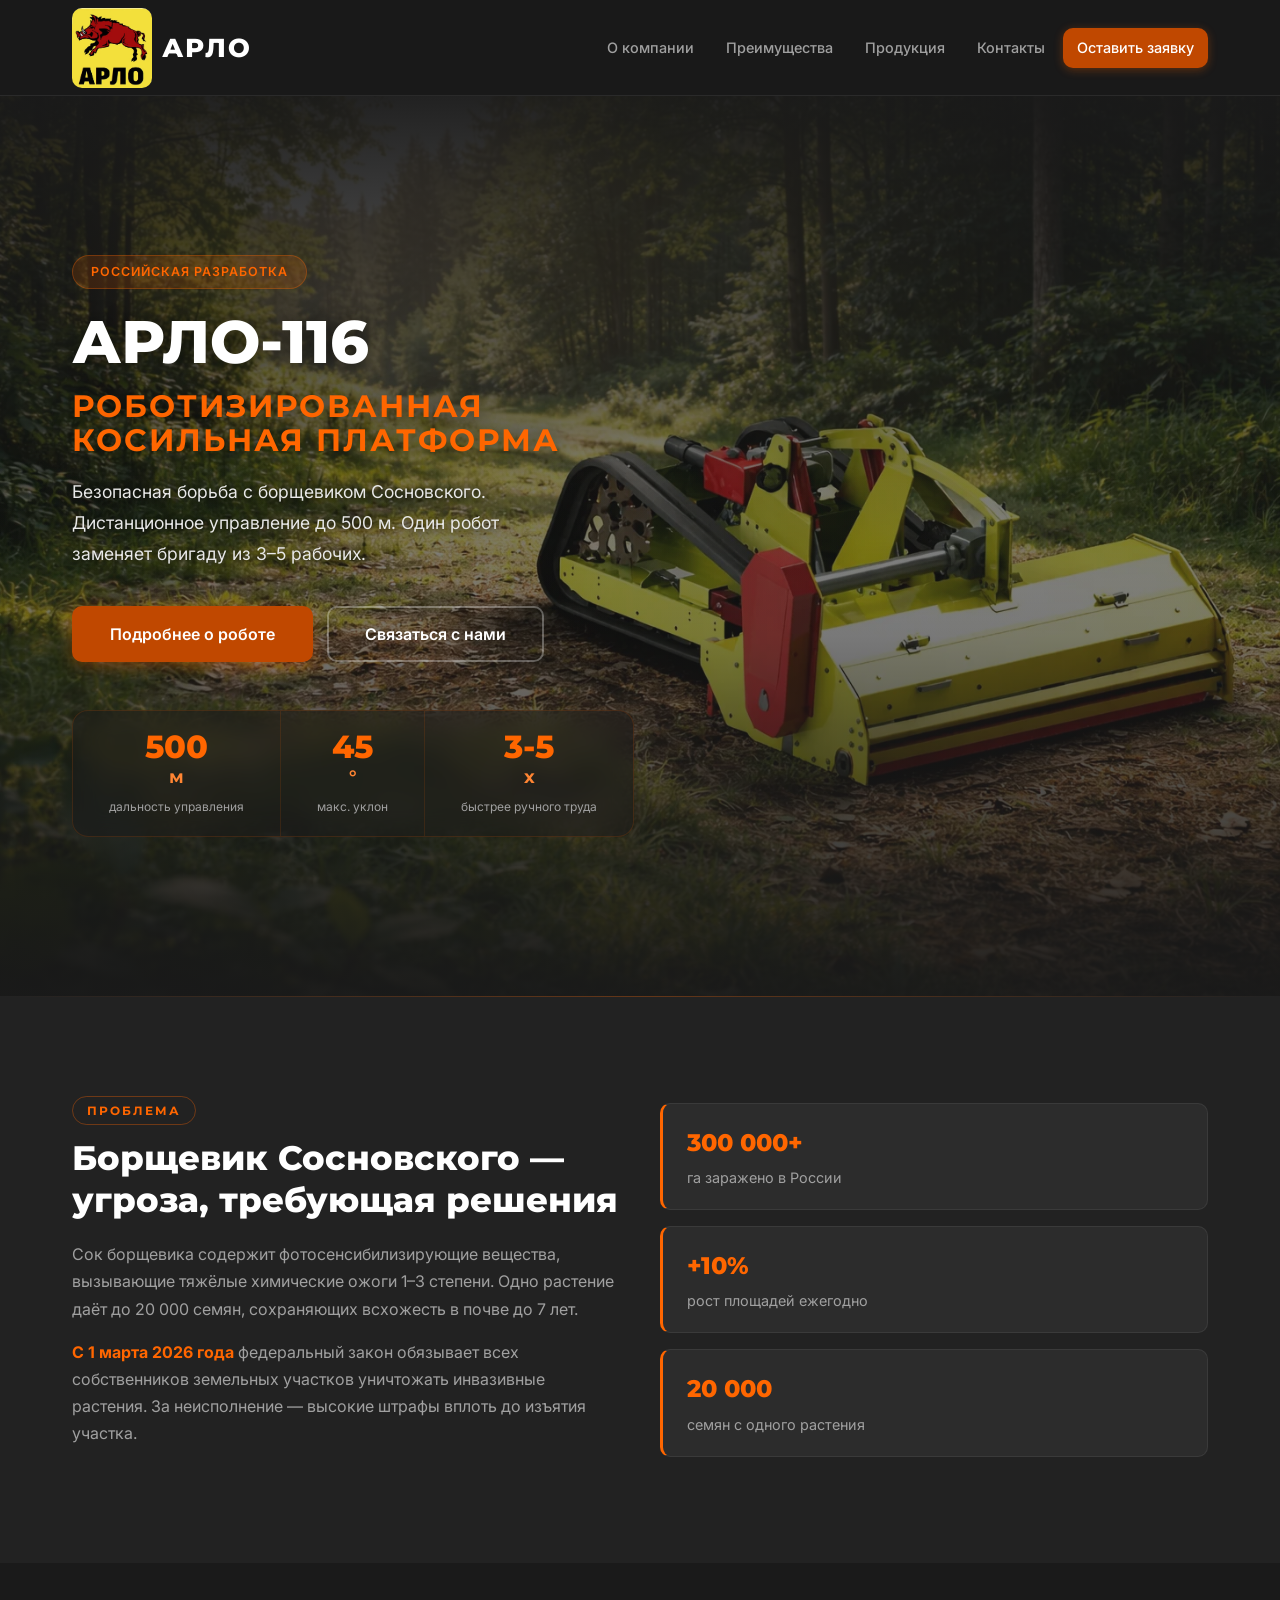
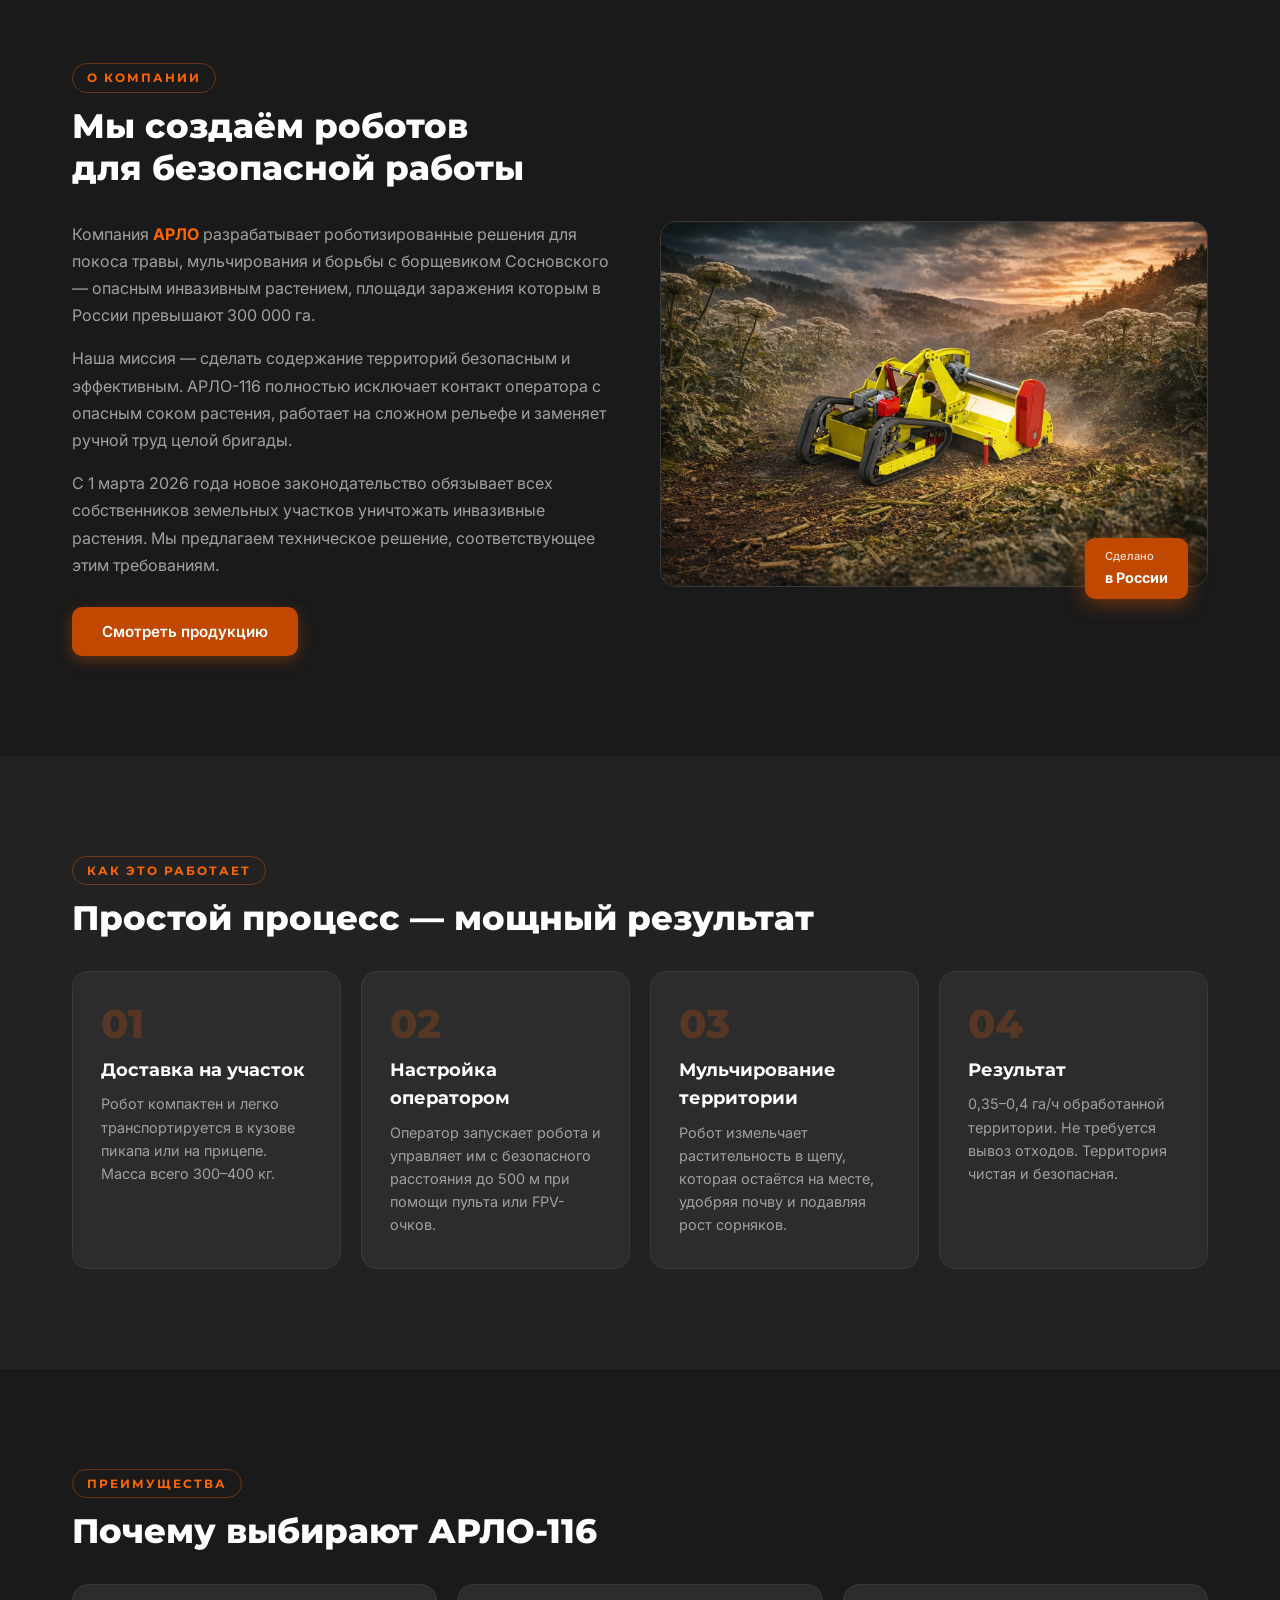
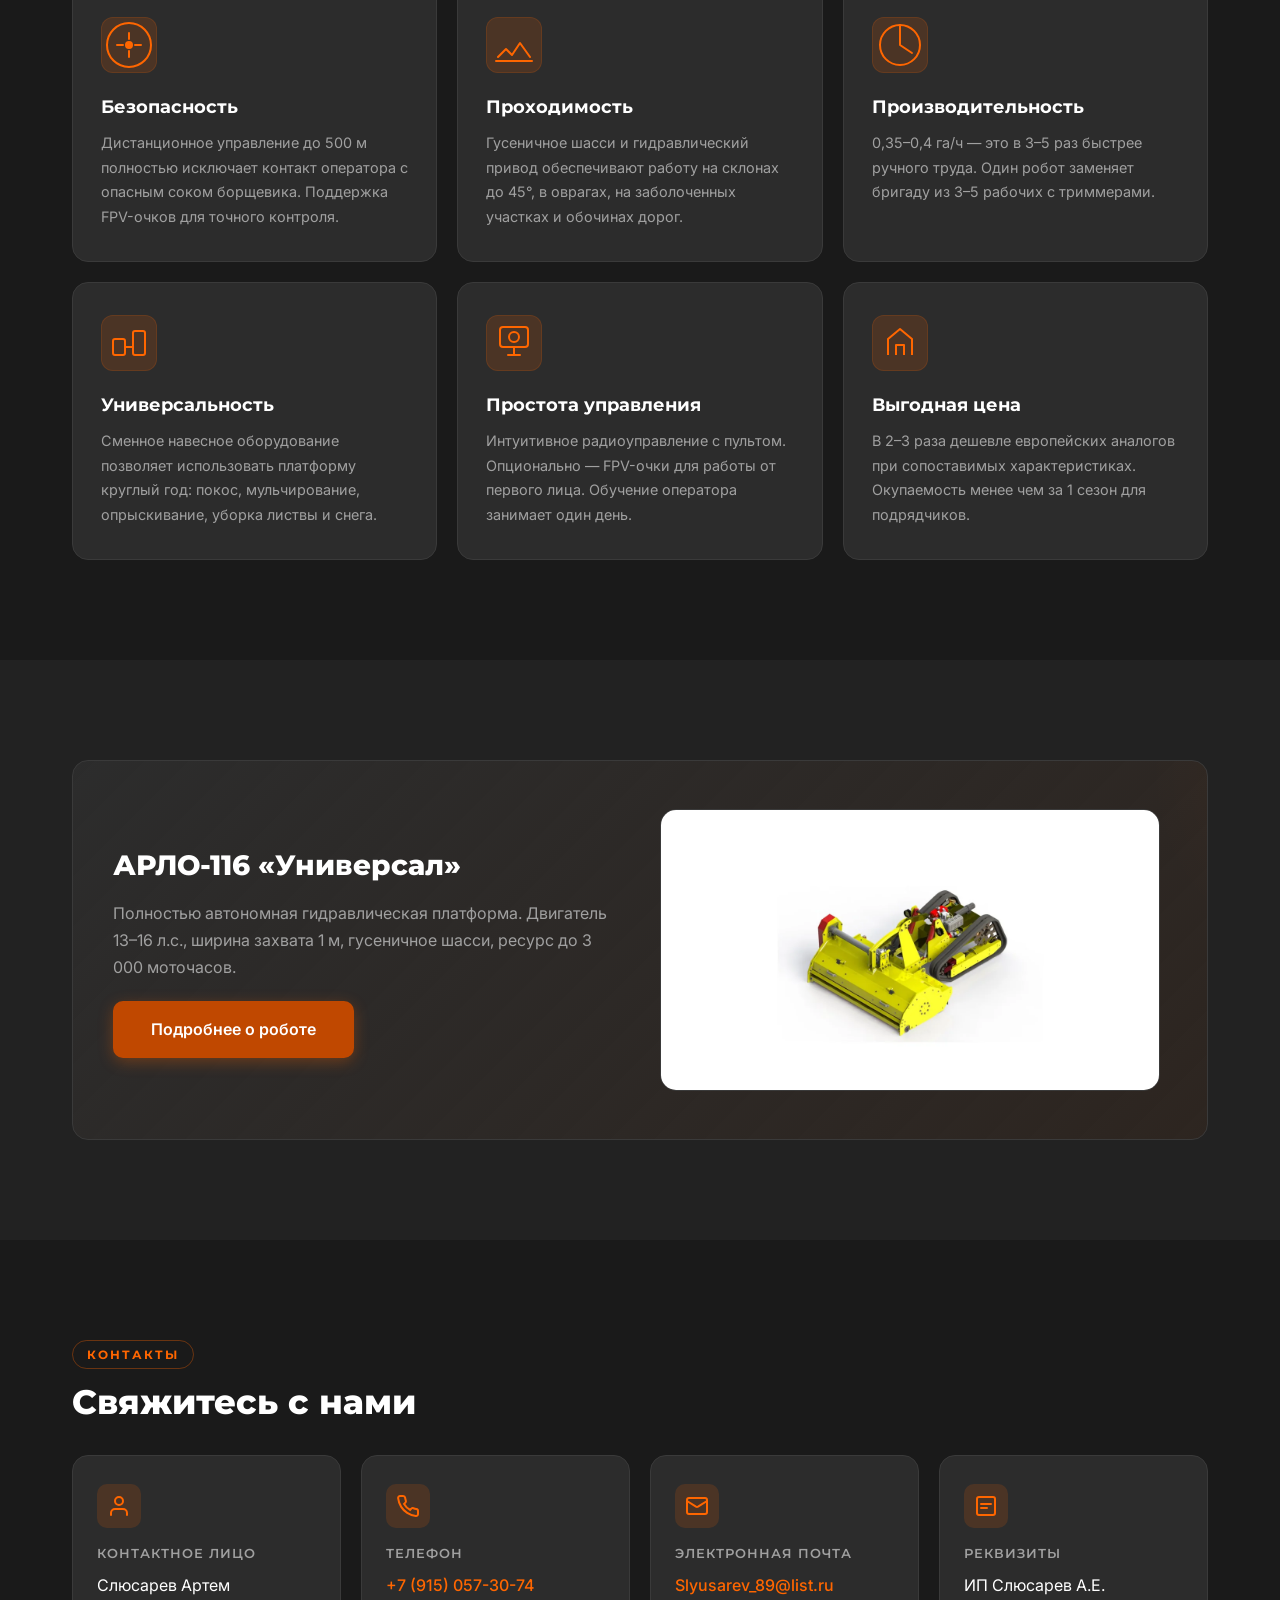
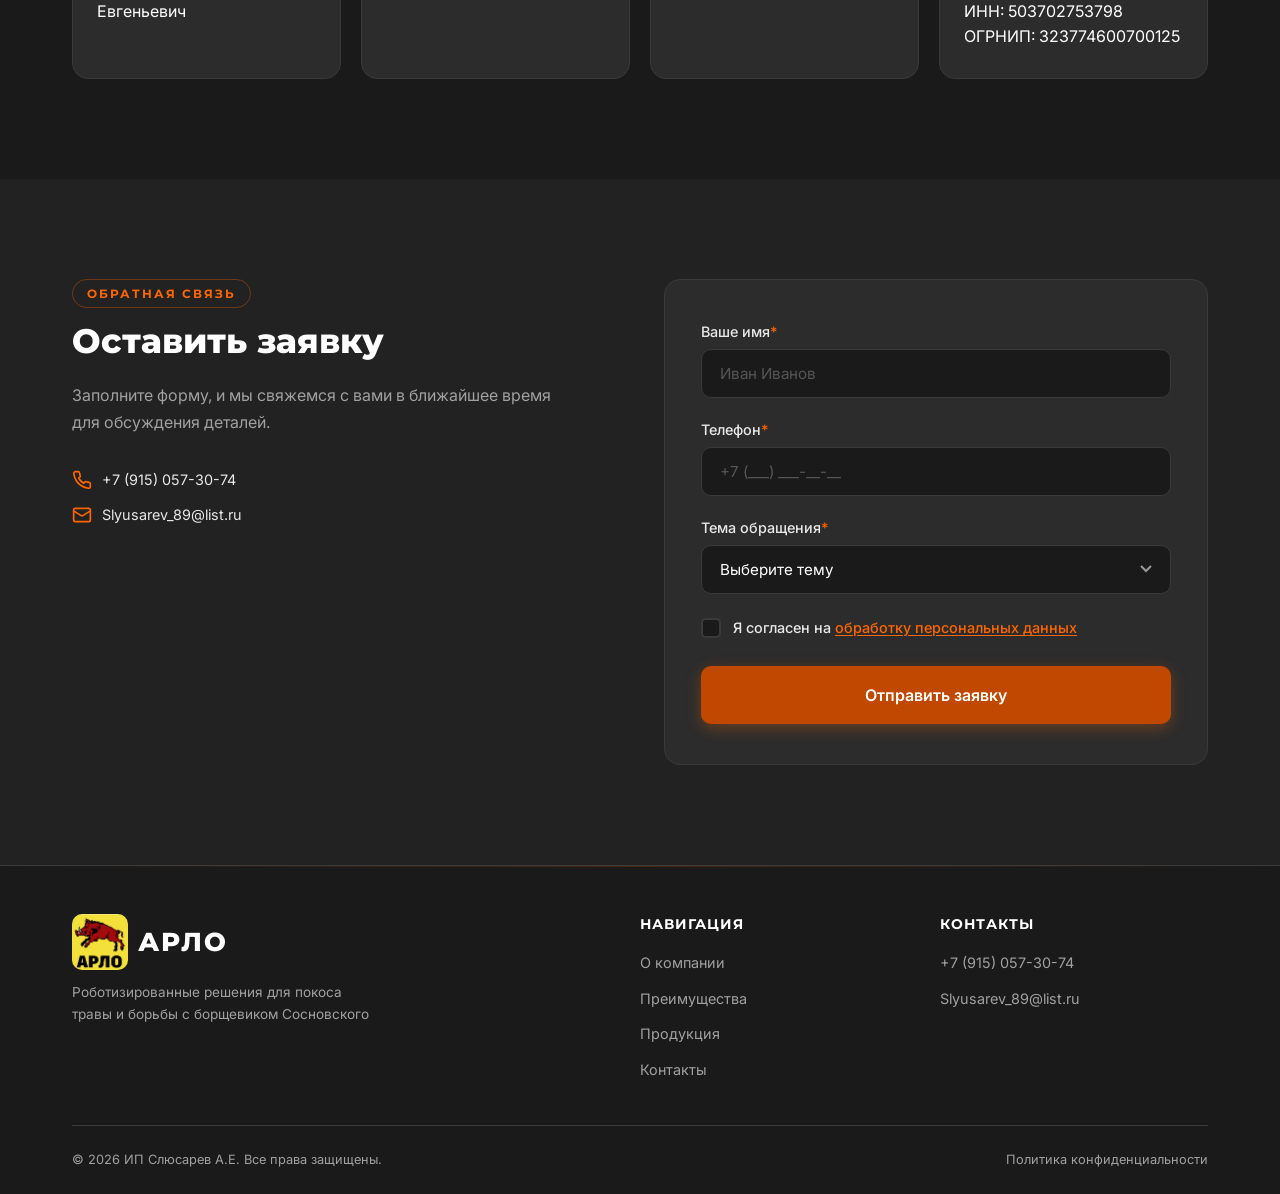
<file: index.html>
<!DOCTYPE html>
<html lang="ru">
<head>
    <meta charset="UTF-8">
    <meta name="viewport" content="width=device-width, initial-scale=1.0">
    <title>АРЛО-116 — Роботизированная косильная платформа для борьбы с борщевиком</title>
    <meta name="description" content="АРЛО-116 Универсал — роботизированный комплекс для покоса травы и уничтожения борщевика Сосновского. Дистанционное управление до 500 м, гусеничное шасси, работа на склонах до 45°.">
    <meta name="keywords" content="АРЛО-116, робот косилка, борщевик Сосновского, роботизированная косильная платформа, дистанционное управление, гусеничная косилка, мульчирование">
    <link rel="canonical" href="https://arlo-robot.ru/">

    <!-- Open Graph -->
    <meta property="og:type" content="website">
    <meta property="og:title" content="АРЛО-116 — Роботизированная косильная платформа">
    <meta property="og:description" content="Безопасная борьба с борщевиком Сосновского. Дистанционное управление до 500 м. Производительность 0,4 га/ч.">
    <meta property="og:image" content="https://arlo-robot.ru/images/og-image.webp">
    <meta property="og:url" content="https://arlo-robot.ru/">
    <meta property="og:locale" content="ru_RU">
    <meta property="og:site_name" content="АРЛО">

    <!-- Fonts -->
    <link rel="preconnect" href="https://fonts.googleapis.com">
    <link rel="preconnect" href="https://fonts.gstatic.com" crossorigin>
    <link href="https://fonts.googleapis.com/css2?family=Inter:wght@400;500;600&family=Montserrat:wght@600;700;800&display=swap" rel="stylesheet">

    <!-- Styles -->
    <link rel="stylesheet" href="css/style.css">

    <!-- Schema.org -->
    <script type="application/ld+json">
    {
        "@context": "https://schema.org",
        "@type": "Organization",
        "name": "АРЛО",
        "legalName": "ИП Слюсарев А.Е.",
        "taxID": "503702753798",
        "url": "https://arlo-robot.ru",
        "logo": "https://arlo-robot.ru/images/logo.webp",
        "contactPoint": {
            "@type": "ContactPoint",
            "telephone": "+7-915-057-30-74",
            "contactType": "sales",
            "email": "Slyusarev_89@list.ru",
            "areaServed": "RU",
            "availableLanguage": "Russian"
        }
    }
    </script>
</head>
<body class="home page-template-default">

    <!-- HEADER -->
    <header class="site-header" id="masthead">
        <div class="container header-inner">
            <a href="index.html" class="site-logo" aria-label="АРЛО — на главную">
                <img src="images/logo.webp" alt="Логотип АРЛО" width="80" height="80">
                <span class="site-logo__text">АРЛО</span>
            </a>

            <nav id="site-navigation" class="main-navigation" aria-label="Основная навигация">
                <ul class="nav-menu">
                    <li><a href="#about">О компании</a></li>
                    <li><a href="#advantages">Преимущества</a></li>
                    <li><a href="product.html">Продукция</a></li>
                    <li><a href="#contacts">Контакты</a></li>
                    <li><a href="#contact-form" class="nav-cta">Оставить заявку</a></li>
                </ul>
            </nav>

            <button class="burger-toggle" id="burger-toggle" aria-label="Открыть меню" aria-expanded="false" aria-controls="site-navigation">
                <span class="burger-line"></span>
                <span class="burger-line"></span>
                <span class="burger-line"></span>
            </button>
        </div>
    </header>

    <!-- MAIN -->
    <main id="primary" class="site-main">

        <!-- HERO -->
        <section id="hero" class="hero-section">
            <div class="hero-overlay"></div>
            <div class="hero-particles"></div>
            <div class="container hero-content">
                <div class="hero-badge">Российская разработка</div>
                <h1 class="hero-title">АРЛО-116<br><span>Роботизированная косильная платформа</span></h1>
                <p class="hero-subtitle">Безопасная борьба с борщевиком Сосновского. Дистанционное управление до 500 м. Один робот заменяет бригаду из 3–5 рабочих.</p>
                <div class="hero-actions">
                    <a href="product.html" class="btn btn-primary btn-lg">Подробнее о роботе</a>
                    <a href="#contact-form" class="btn btn-outline btn-lg">Связаться с нами</a>
                </div>

                <div class="hero-stats">
                    <div class="hero-stat">
                        <span class="hero-stat__number" data-count="500">500</span><span class="hero-stat__unit">м</span>
                        <span class="hero-stat__label">дальность управления</span>
                    </div>
                    <div class="hero-stat">
                        <span class="hero-stat__number" data-count="45">45</span><span class="hero-stat__unit">&deg;</span>
                        <span class="hero-stat__label">макс. уклон</span>
                    </div>
                    <div class="hero-stat">
                        <span class="hero-stat__number">3-5</span><span class="hero-stat__unit">x</span>
                        <span class="hero-stat__label">быстрее ручного труда</span>
                    </div>
                </div>
            </div>
        </section>

        <!-- PROBLEM -->
        <section id="problem" class="problem-section">
            <div class="container">
                <div class="problem-grid">
                    <div class="problem-text">
                        <div class="section-label">Проблема</div>
                        <h2 class="section-title">Борщевик Сосновского — угроза, требующая решения</h2>
                        <p>Сок борщевика содержит фотосенсибилизирующие вещества, вызывающие тяжёлые химические ожоги 1–3 степени. Одно растение даёт до 20 000 семян, сохраняющих всхожесть в почве до 7 лет.</p>
                        <p><strong>С 1 марта 2026 года</strong> федеральный закон обязывает всех собственников земельных участков уничтожать инвазивные растения. За неисполнение — высокие штрафы вплоть до изъятия участка.</p>
                    </div>
                    <div class="problem-numbers">
                        <div class="problem-stat">
                            <div class="problem-stat__number">300 000+</div>
                            <div class="problem-stat__label">га заражено в России</div>
                        </div>
                        <div class="problem-stat">
                            <div class="problem-stat__number">+10%</div>
                            <div class="problem-stat__label">рост площадей ежегодно</div>
                        </div>
                        <div class="problem-stat">
                            <div class="problem-stat__number">20 000</div>
                            <div class="problem-stat__label">семян с одного растения</div>
                        </div>
                    </div>
                </div>
            </div>
        </section>

        <!-- ABOUT -->
        <section id="about" class="about-section">
            <div class="container">
                <div class="section-label">О компании</div>
                <h2 class="section-title">Мы создаём роботов<br>для безопасной работы</h2>
                <div class="about-grid">
                    <div class="about-text">
                        <p>Компания <strong>АРЛО</strong> разрабатывает роботизированные решения для покоса травы, мульчирования и борьбы с борщевиком Сосновского — опасным инвазивным растением, площади заражения которым в России превышают 300 000 га.</p>
                        <p>Наша миссия — сделать содержание территорий безопасным и эффективным. АРЛО-116 полностью исключает контакт оператора с опасным соком растения, работает на сложном рельефе и заменяет ручной труд целой бригады.</p>
                        <p>С 1 марта 2026 года новое законодательство обязывает всех собственников земельных участков уничтожать инвазивные растения. Мы предлагаем техническое решение, соответствующее этим требованиям.</p>
                        <a href="product.html" class="btn btn-primary" style="margin-top: 12px;">Смотреть продукцию</a>
                    </div>
                    <div class="about-image">
                        <img src="images/robot-8.webp" alt="Роботизированная косильная платформа АРЛО-116 — вид спереди" width="600" height="400" loading="lazy">
                        <div class="about-image-badge">
                            <span>Сделано</span> в России
                        </div>
                    </div>
                </div>
            </div>
        </section>

        <!-- HOW IT WORKS -->
        <section id="how-it-works" class="how-section">
            <div class="container">
                <div class="section-label">Как это работает</div>
                <h2 class="section-title">Простой процесс — мощный результат</h2>

                <div class="steps-grid">
                    <div class="step-card">
                        <div class="step-number" aria-hidden="true">01</div>
                        <h3>Доставка на участок</h3>
                        <p>Робот компактен и легко транспортируется в кузове пикапа или на прицепе. Масса всего 300–400 кг.</p>
                    </div>
                    <div class="step-card">
                        <div class="step-number" aria-hidden="true">02</div>
                        <h3>Настройка оператором</h3>
                        <p>Оператор запускает робота и управляет им с безопасного расстояния до 500 м при помощи пульта или FPV-очков.</p>
                    </div>
                    <div class="step-card">
                        <div class="step-number" aria-hidden="true">03</div>
                        <h3>Мульчирование территории</h3>
                        <p>Робот измельчает растительность в щепу, которая остаётся на месте, удобряя почву и подавляя рост сорняков.</p>
                    </div>
                    <div class="step-card">
                        <div class="step-number" aria-hidden="true">04</div>
                        <h3>Результат</h3>
                        <p>0,35–0,4 га/ч обработанной территории. Не требуется вывоз отходов. Территория чистая и безопасная.</p>
                    </div>
                </div>
            </div>
        </section>

        <!-- ADVANTAGES -->
        <section id="advantages" class="advantages-section">
            <div class="container">
                <div class="section-label">Преимущества</div>
                <h2 class="section-title">Почему выбирают АРЛО-116</h2>
                <div class="advantages-grid">

                    <article class="advantage-card">
                        <div class="advantage-icon">
                            <svg width="48" height="48" viewBox="0 0 48 48" fill="none" aria-hidden="true">
                                <circle cx="24" cy="24" r="22" stroke="currentColor" stroke-width="2"/>
                                <path d="M24 12v6m0 12v6M12 24h6m12 0h6" stroke="currentColor" stroke-width="2" stroke-linecap="round"/>
                                <circle cx="24" cy="24" r="4" fill="currentColor"/>
                            </svg>
                        </div>
                        <h3>Безопасность</h3>
                        <p>Дистанционное управление до 500 м полностью исключает контакт оператора с опасным соком борщевика. Поддержка FPV-очков для точного контроля.</p>
                    </article>

                    <article class="advantage-card">
                        <div class="advantage-icon">
                            <svg width="48" height="48" viewBox="0 0 48 48" fill="none" aria-hidden="true">
                                <path d="M8 36l8-8 6 6 8-12 10 14" stroke="currentColor" stroke-width="2" stroke-linecap="round" stroke-linejoin="round"/>
                                <path d="M6 40h36" stroke="currentColor" stroke-width="2" stroke-linecap="round"/>
                            </svg>
                        </div>
                        <h3>Проходимость</h3>
                        <p>Гусеничное шасси и гидравлический привод обеспечивают работу на склонах до 45°, в оврагах, на заболоченных участках и обочинах дорог.</p>
                    </article>

                    <article class="advantage-card">
                        <div class="advantage-icon">
                            <svg width="48" height="48" viewBox="0 0 48 48" fill="none" aria-hidden="true">
                                <path d="M24 4v20l12 8" stroke="currentColor" stroke-width="2" stroke-linecap="round" stroke-linejoin="round"/>
                                <circle cx="24" cy="24" r="20" stroke="currentColor" stroke-width="2"/>
                            </svg>
                        </div>
                        <h3>Производительность</h3>
                        <p>0,35–0,4 га/ч — это в 3–5 раз быстрее ручного труда. Один робот заменяет бригаду из 3–5 рабочих с триммерами.</p>
                    </article>

                    <article class="advantage-card">
                        <div class="advantage-icon">
                            <svg width="48" height="48" viewBox="0 0 48 48" fill="none" aria-hidden="true">
                                <rect x="8" y="20" width="12" height="16" rx="2" stroke="currentColor" stroke-width="2"/>
                                <rect x="28" y="12" width="12" height="24" rx="2" stroke="currentColor" stroke-width="2"/>
                                <path d="M20 28h8" stroke="currentColor" stroke-width="2" stroke-linecap="round"/>
                            </svg>
                        </div>
                        <h3>Универсальность</h3>
                        <p>Сменное навесное оборудование позволяет использовать платформу круглый год: покос, мульчирование, опрыскивание, уборка листвы и снега.</p>
                    </article>

                    <article class="advantage-card">
                        <div class="advantage-icon">
                            <svg width="48" height="48" viewBox="0 0 48 48" fill="none" aria-hidden="true">
                                <rect x="10" y="8" width="28" height="20" rx="3" stroke="currentColor" stroke-width="2"/>
                                <path d="M18 36h12M24 28v8" stroke="currentColor" stroke-width="2" stroke-linecap="round"/>
                                <circle cx="24" cy="18" r="5" stroke="currentColor" stroke-width="2"/>
                            </svg>
                        </div>
                        <h3>Простота управления</h3>
                        <p>Интуитивное радиоуправление с пультом. Опционально — FPV-очки для работы от первого лица. Обучение оператора занимает один день.</p>
                    </article>

                    <article class="advantage-card">
                        <div class="advantage-icon">
                            <svg width="48" height="48" viewBox="0 0 48 48" fill="none" aria-hidden="true">
                                <path d="M12 36V20l12-10 12 10v16" stroke="currentColor" stroke-width="2" stroke-linejoin="round"/>
                                <path d="M20 36v-10h8v10" stroke="currentColor" stroke-width="2" stroke-linejoin="round"/>
                            </svg>
                        </div>
                        <h3>Выгодная цена</h3>
                        <p>В 2–3 раза дешевле европейских аналогов при сопоставимых характеристиках. Окупаемость менее чем за 1 сезон для подрядчиков.</p>
                    </article>

                </div>
            </div>
        </section>

        <!-- PRODUCT CTA -->
        <section class="product-cta-section">
            <div class="container">
                <div class="product-cta-banner">
                    <div class="product-cta-text">
                        <h2>АРЛО-116 «Универсал»</h2>
                        <p>Полностью автономная гидравлическая платформа. Двигатель 13–16 л.с., ширина захвата 1 м, гусеничное шасси, ресурс до 3 000 моточасов.</p>
                        <a href="product.html" class="btn btn-primary btn-lg">Подробнее о роботе</a>
                    </div>
                    <div class="product-cta-img">
                        <img src="images/robot-2.webp" alt="АРЛО-116 — вид с мульчером" width="500" height="400" loading="lazy">
                    </div>
                </div>
            </div>
        </section>

        <!-- CONTACTS -->
        <section id="contacts" class="contacts-section">
            <div class="container">
                <div class="section-label">Контакты</div>
                <h2 class="section-title">Свяжитесь с нами</h2>
                <div class="contacts-grid">
                    <div class="contact-item">
                        <div class="contact-icon">
                            <svg width="24" height="24" viewBox="0 0 24 24" fill="none"><path d="M20 21v-2a4 4 0 0 0-4-4H8a4 4 0 0 0-4 4v2" stroke="currentColor" stroke-width="2" stroke-linecap="round"/><circle cx="12" cy="7" r="4" stroke="currentColor" stroke-width="2"/></svg>
                        </div>
                        <h3>Контактное лицо</h3>
                        <p>Слюсарев Артем Евгеньевич</p>
                    </div>
                    <div class="contact-item">
                        <div class="contact-icon">
                            <svg width="24" height="24" viewBox="0 0 24 24" fill="none"><path d="M22 16.92v3a2 2 0 0 1-2.18 2 19.79 19.79 0 0 1-8.63-3.07 19.5 19.5 0 0 1-6-6 19.79 19.79 0 0 1-3.07-8.67A2 2 0 0 1 4.11 2h3a2 2 0 0 1 2 1.72c.127.96.361 1.903.7 2.81a2 2 0 0 1-.45 2.11L8.09 9.91a16 16 0 0 0 6 6l1.27-1.27a2 2 0 0 1 2.11-.45c.907.339 1.85.573 2.81.7A2 2 0 0 1 22 16.92z" stroke="currentColor" stroke-width="2"/></svg>
                        </div>
                        <h3>Телефон</h3>
                        <p><a href="tel:+79150573074">+7 (915) 057-30-74</a></p>
                    </div>
                    <div class="contact-item">
                        <div class="contact-icon">
                            <svg width="24" height="24" viewBox="0 0 24 24" fill="none"><rect x="2" y="4" width="20" height="16" rx="2" stroke="currentColor" stroke-width="2"/><path d="M22 7l-8.97 5.7a2 2 0 0 1-2.06 0L2 7" stroke="currentColor" stroke-width="2" stroke-linecap="round"/></svg>
                        </div>
                        <h3>Электронная почта</h3>
                        <p><a href="mailto:Slyusarev_89@list.ru">Slyusarev_89@list.ru</a></p>
                    </div>
                    <div class="contact-item">
                        <div class="contact-icon">
                            <svg width="24" height="24" viewBox="0 0 24 24" fill="none"><path d="M19 21H5a2 2 0 0 1-2-2V5a2 2 0 0 1 2-2h14a2 2 0 0 1 2 2v14a2 2 0 0 1-2 2z" stroke="currentColor" stroke-width="2"/><path d="M7 10h10M7 14h6" stroke="currentColor" stroke-width="2" stroke-linecap="round"/></svg>
                        </div>
                        <h3>Реквизиты</h3>
                        <address>
                            ИП Слюсарев А.Е.<br>
                            ИНН: 503702753798<br>
                            ОГРНИП: 323774600700125
                        </address>
                    </div>
                </div>
            </div>
        </section>

        <!-- CONTACT FORM -->
        <section id="contact-form" class="form-section">
            <div class="container">
                <div class="form-layout">
                    <div class="form-info">
                        <div class="section-label">Обратная связь</div>
                        <h2 class="section-title">Оставить заявку</h2>
                        <p class="section-subtitle">Заполните форму, и мы свяжемся с вами в ближайшее время для обсуждения деталей.</p>
                        <div class="form-info-contacts">
                            <div class="form-info-item">
                                <svg width="20" height="20" viewBox="0 0 24 24" fill="none"><path d="M22 16.92v3a2 2 0 0 1-2.18 2 19.79 19.79 0 0 1-8.63-3.07 19.5 19.5 0 0 1-6-6 19.79 19.79 0 0 1-3.07-8.67A2 2 0 0 1 4.11 2h3a2 2 0 0 1 2 1.72c.127.96.361 1.903.7 2.81a2 2 0 0 1-.45 2.11L8.09 9.91a16 16 0 0 0 6 6l1.27-1.27a2 2 0 0 1 2.11-.45c.907.339 1.85.573 2.81.7A2 2 0 0 1 22 16.92z" stroke="currentColor" stroke-width="2"/></svg>
                                <a href="tel:+79150573074">+7 (915) 057-30-74</a>
                            </div>
                            <div class="form-info-item">
                                <svg width="20" height="20" viewBox="0 0 24 24" fill="none"><rect x="2" y="4" width="20" height="16" rx="2" stroke="currentColor" stroke-width="2"/><path d="M22 7l-8.97 5.7a2 2 0 0 1-2.06 0L2 7" stroke="currentColor" stroke-width="2" stroke-linecap="round"/></svg>
                                <a href="mailto:Slyusarev_89@list.ru">Slyusarev_89@list.ru</a>
                            </div>
                        </div>
                    </div>

                    <form class="callback-form" id="callback-form" action="php/mail.php" method="POST" novalidate>
                        <div class="form-group">
                            <label for="form-name">Ваше имя <span class="required">*</span></label>
                            <input type="text" id="form-name" name="name" placeholder="Иван Иванов" required minlength="2" autocomplete="name">
                            <span class="form-error" id="error-name"></span>
                        </div>

                        <div class="form-group">
                            <label for="form-phone">Телефон <span class="required">*</span></label>
                            <input type="tel" id="form-phone" name="phone" placeholder="+7 (___) ___-__-__" required autocomplete="tel">
                            <span class="form-error" id="error-phone"></span>
                        </div>

                        <div class="form-group">
                            <label for="form-topic">Тема обращения <span class="required">*</span></label>
                            <select id="form-topic" name="topic" required>
                                <option value="" disabled selected>Выберите тему</option>
                                <option value="purchase">Покупка</option>
                                <option value="rent">Аренда</option>
                                <option value="partnership">Сотрудничество</option>
                                <option value="other">Другое</option>
                            </select>
                            <span class="form-error" id="error-topic"></span>
                        </div>

                        <div class="form-group form-consent">
                            <label class="checkbox-label">
                                <input type="checkbox" id="form-consent" name="consent" required>
                                <span class="custom-checkbox"></span>
                                <span>Я согласен на <a href="privacy.html" target="_blank">обработку персональных данных</a></span>
                            </label>
                            <span class="form-error" id="error-consent"></span>
                        </div>

                        <button type="submit" class="btn btn-primary btn-submit" id="form-submit">
                            <span class="btn-text">Отправить заявку</span>
                            <span class="btn-loader" hidden></span>
                        </button>

                        <div class="form-message" id="form-message" hidden></div>
                    </form>
                </div>
            </div>
        </section>

    </main>

    <!-- FOOTER -->
    <footer id="colophon" class="site-footer">
        <div class="container footer-inner">
            <div class="footer-col">
                <a href="index.html" class="site-logo" aria-label="АРЛО — на главную">
                    <img src="images/logo.webp" alt="Логотип АРЛО" width="60" height="60">
                    <span class="site-logo__text">АРЛО</span>
                </a>
                <p class="footer-desc">Роботизированные решения для покоса травы и борьбы с борщевиком Сосновского</p>
            </div>

            <div class="footer-col">
                <h3>Навигация</h3>
                <ul class="footer-nav">
                    <li><a href="#about">О компании</a></li>
                    <li><a href="#advantages">Преимущества</a></li>
                    <li><a href="product.html">Продукция</a></li>
                    <li><a href="#contacts">Контакты</a></li>
                </ul>
            </div>

            <div class="footer-col">
                <h3>Контакты</h3>
                <ul class="footer-contacts">
                    <li><a href="tel:+79150573074">+7 (915) 057-30-74</a></li>
                    <li><a href="mailto:Slyusarev_89@list.ru">Slyusarev_89@list.ru</a></li>
                </ul>
            </div>

            <div class="footer-bottom">
                <p>&copy; 2026 ИП Слюсарев А.Е. Все права защищены.</p>
                <a href="privacy.html">Политика конфиденциальности</a>
            </div>
        </div>
    </footer>

    <script src="js/main.js"></script>
    <script src="js/form-handler.js"></script>
</body>
</html>
</file>
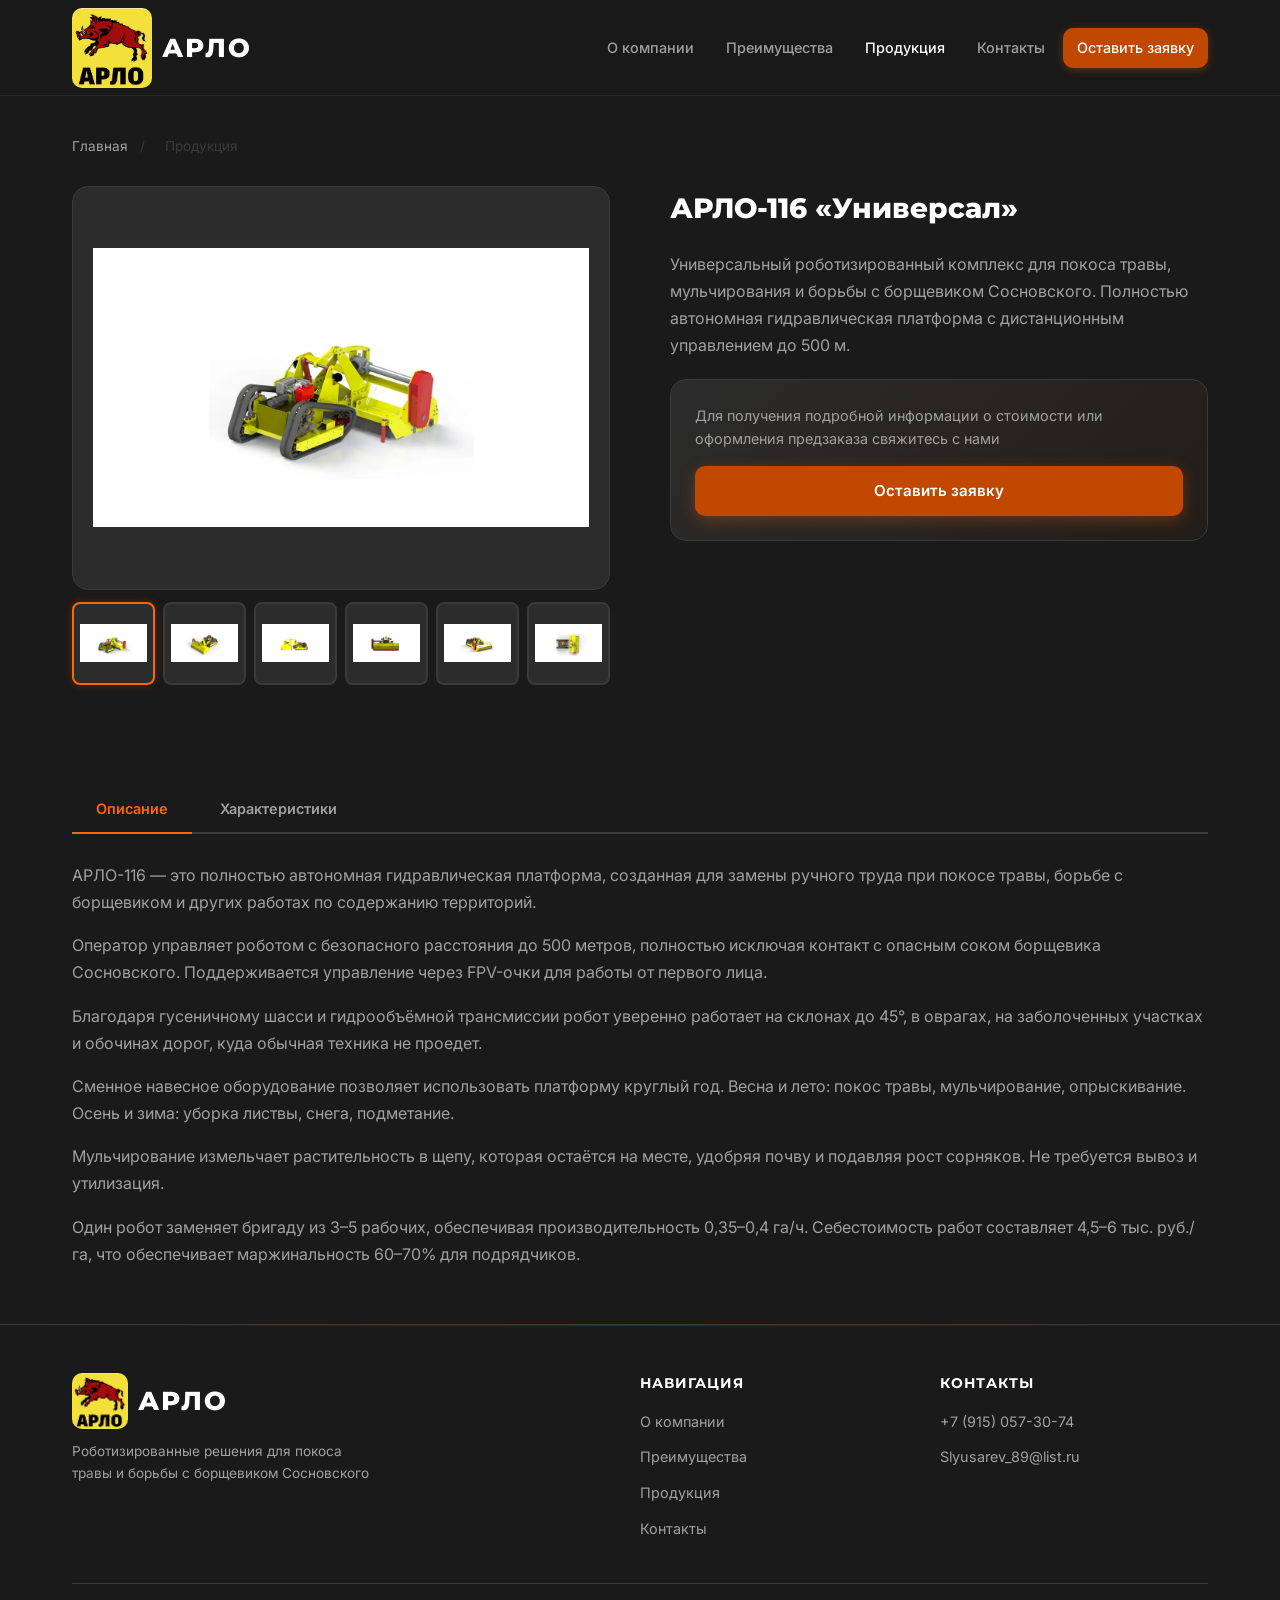
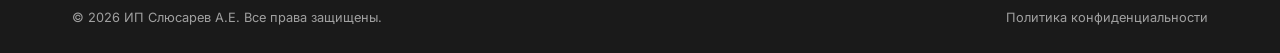
<file: product.html>
<!DOCTYPE html>
<html lang="ru">
<head>
    <meta charset="UTF-8">
    <meta name="viewport" content="width=device-width, initial-scale=1.0">
    <title>АРЛО-116 Универсал — Роботизированный комплекс для покоса и борьбы с борщевиком</title>
    <meta name="description" content="АРЛО-116 Универсал — автономная гидравлическая платформа для покоса травы и борьбы с борщевиком Сосновского. Двигатель 13–16 л.с., ширина захвата 1 м, управление до 500 м.">
    <meta name="keywords" content="АРЛО-116, робот косилка, купить робот косилку, борьба с борщевиком, роботизированная платформа, мульчер, гусеничная косилка">
    <link rel="canonical" href="https://arlo-robot.ru/product.html">

    <!-- Open Graph -->
    <meta property="og:type" content="product">
    <meta property="og:title" content="АРЛО-116 Универсал — Роботизированный комплекс">
    <meta property="og:description" content="Автономная гидравлическая платформа для покоса травы и борьбы с борщевиком Сосновского. Дистанционное управление до 500 м.">
    <meta property="og:image" content="https://arlo-robot.ru/images/robot-2.webp">
    <meta property="og:url" content="https://arlo-robot.ru/product.html">
    <meta property="og:locale" content="ru_RU">

    <!-- Fonts -->
    <link rel="preconnect" href="https://fonts.googleapis.com">
    <link rel="preconnect" href="https://fonts.gstatic.com" crossorigin>
    <link href="https://fonts.googleapis.com/css2?family=Inter:wght@400;500;600&family=Montserrat:wght@600;700;800&display=swap" rel="stylesheet">

    <!-- Styles -->
    <link rel="stylesheet" href="css/style.css">

    <!-- Schema.org Product -->
    <script type="application/ld+json">
    {
        "@context": "https://schema.org",
        "@type": "Product",
        "name": "АРЛО-116 Универсал",
        "description": "Универсальный роботизированный комплекс для покоса травы и борьбы с борщевиком Сосновского. Дистанционное управление до 500 м, гусеничное шасси, работа на склонах до 45°.",
        "image": [
            "https://arlo-robot.ru/images/robot-1.webp",
            "https://arlo-robot.ru/images/robot-2.webp",
            "https://arlo-robot.ru/images/robot-3.webp"
        ],
        "brand": {
            "@type": "Brand",
            "name": "АРЛО"
        },
        "manufacturer": {
            "@type": "Organization",
            "name": "ИП Слюсарев А.Е."
        },
        "additionalProperty": [
            { "@type": "PropertyValue", "name": "Двигатель", "value": "13–16 л.с." },
            { "@type": "PropertyValue", "name": "Ширина кошения", "value": "1.0 м" },
            { "@type": "PropertyValue", "name": "Производительность", "value": "0,35–0,4 га/ч" },
            { "@type": "PropertyValue", "name": "Дальность управления", "value": "до 500 м" },
            { "@type": "PropertyValue", "name": "Макс. уклон", "value": "45°" },
            { "@type": "PropertyValue", "name": "Масса", "value": "300–400 кг" }
        ]
    }
    </script>
</head>
<body class="single-product woocommerce">

    <!-- HEADER -->
    <header class="site-header" id="masthead">
        <div class="container header-inner">
            <a href="index.html" class="site-logo" aria-label="АРЛО — на главную">
                <img src="images/logo.webp" alt="Логотип АРЛО" width="50" height="50">
                <span class="site-logo__text">АРЛО</span>
            </a>

            <nav id="site-navigation" class="main-navigation" aria-label="Основная навигация">
                <ul class="nav-menu">
                    <li><a href="index.html#about">О компании</a></li>
                    <li><a href="index.html#advantages">Преимущества</a></li>
                    <li><a href="product.html" class="current">Продукция</a></li>
                    <li><a href="index.html#contacts">Контакты</a></li>
                    <li><a href="index.html#contact-form" class="nav-cta">Оставить заявку</a></li>
                </ul>
            </nav>

            <button class="burger-toggle" id="burger-toggle" aria-label="Открыть меню" aria-expanded="false" aria-controls="site-navigation">
                <span class="burger-line"></span>
                <span class="burger-line"></span>
                <span class="burger-line"></span>
            </button>
        </div>
    </header>

    <!-- MAIN -->
    <main id="primary" class="site-main">

        <!-- Breadcrumbs -->
        <div class="product-page-header">
            <div class="container">
                <nav class="breadcrumbs" aria-label="Хлебные крошки">
                    <a href="index.html">Главная</a>
                    <span>/</span>
                    <span>Продукция</span>
                </nav>
            </div>
        </div>

        <!-- Product -->
        <div class="container">
            <div id="product-1" class="product type-product">
                <div class="product-layout">

                    <!-- Gallery -->
                    <div class="woocommerce-product-gallery" data-columns="4">
                        <div class="woocommerce-product-gallery__wrapper">
                            <div class="gallery-main">
                                <img id="gallery-main-img" src="images/robot-1.webp" alt="АРЛО-116 Универсал — основной вид" width="600" height="450">
                            </div>
                            <div class="gallery-thumbs">
                                <div class="gallery-thumb active" data-src="images/robot-1.webp">
                                    <img src="images/robot-1.webp" alt="АРЛО-116 — вид спереди-сбоку" width="100" height="100" loading="lazy">
                                </div>
                                <div class="gallery-thumb" data-src="images/robot-2.webp">
                                    <img src="images/robot-2.webp" alt="АРЛО-116 — вид сзади с мульчером" width="100" height="100" loading="lazy">
                                </div>
                                <div class="gallery-thumb" data-src="images/robot-3.webp">
                                    <img src="images/robot-3.webp" alt="АРЛО-116 — вид сбоку" width="100" height="100" loading="lazy">
                                </div>
                                <div class="gallery-thumb" data-src="images/robot-4.webp">
                                    <img src="images/robot-4.webp" alt="АРЛО-116 — вид спереди" width="100" height="100" loading="lazy">
                                </div>
                                <div class="gallery-thumb" data-src="images/robot-7.webp">
                                    <img src="images/robot-7.webp" alt="АРЛО-116 — вид сзади-сбоку" width="100" height="100" loading="lazy">
                                </div>
                                <div class="gallery-thumb" data-src="images/robot-6.webp">
                                    <img src="images/robot-6.webp" alt="АРЛО-116 — вид сверху" width="100" height="100" loading="lazy">
                                </div>
                            </div>
                        </div>
                    </div>

                    <!-- Summary -->
                    <div class="summary entry-summary">
                        <h1 class="product_title entry-title">АРЛО-116 «Универсал»</h1>

                        <div class="woocommerce-product-details__short-description">
                            <p>Универсальный роботизированный комплекс для покоса травы, мульчирования и борьбы с борщевиком Сосновского. Полностью автономная гидравлическая платформа с дистанционным управлением до 500 м.</p>
                        </div>

                        <div class="product-cta-info">
                            <p>Для получения подробной информации о стоимости или оформления предзаказа свяжитесь с нами</p>
                            <a href="index.html#contact-form" class="btn btn-primary">Оставить заявку</a>
                        </div>
                    </div>

                </div>

                <!-- Tabs -->
                <div class="woocommerce-tabs wc-tabs-wrapper">
                    <ul class="wc-tabs" role="tablist">
                        <li class="description_tab active" role="tab" aria-selected="true" aria-controls="tab-description" id="tab-title-description">Описание</li>
                        <li class="specs_tab" role="tab" aria-selected="false" aria-controls="tab-specs" id="tab-title-specs">Характеристики</li>
                    </ul>

                    <div class="wc-tab-panel active" id="tab-description" role="tabpanel" aria-labelledby="tab-title-description">
                        <p>АРЛО-116 — это полностью автономная гидравлическая платформа, созданная для замены ручного труда при покосе травы, борьбе с борщевиком и других работах по содержанию территорий.</p>

                        <p>Оператор управляет роботом с безопасного расстояния до 500 метров, полностью исключая контакт с опасным соком борщевика Сосновского. Поддерживается управление через FPV-очки для работы от первого лица.</p>

                        <p>Благодаря гусеничному шасси и гидрообъёмной трансмиссии робот уверенно работает на склонах до 45°, в оврагах, на заболоченных участках и обочинах дорог, куда обычная техника не проедет.</p>

                        <p>Сменное навесное оборудование позволяет использовать платформу круглый год. Весна и лето: покос травы, мульчирование, опрыскивание. Осень и зима: уборка листвы, снега, подметание.</p>

                        <p>Мульчирование измельчает растительность в щепу, которая остаётся на месте, удобряя почву и подавляя рост сорняков. Не требуется вывоз и утилизация.</p>

                        <p>Один робот заменяет бригаду из 3–5 рабочих, обеспечивая производительность 0,35–0,4 га/ч. Себестоимость работ составляет 4,5–6 тыс. руб./га, что обеспечивает маржинальность 60–70% для подрядчиков.</p>
                    </div>

                    <div class="wc-tab-panel" id="tab-specs" role="tabpanel" aria-labelledby="tab-title-specs">
                        <table class="woocommerce-product-attributes shop_attributes">
                            <tbody>
                                <tr>
                                    <th>Тип привода</th>
                                    <td>ГСТ + ДВС (гидрообъёмная трансмиссия)</td>
                                </tr>
                                <tr>
                                    <th>Мощность двигателя</th>
                                    <td>13–16 л.с.</td>
                                </tr>
                                <tr>
                                    <th>Ширина захвата</th>
                                    <td>1,0 м</td>
                                </tr>
                                <tr>
                                    <th>Производительность</th>
                                    <td>0,35–0,4 га/ч</td>
                                </tr>
                                <tr>
                                    <th>Масса</th>
                                    <td>300–400 кг</td>
                                </tr>
                                <tr>
                                    <th>Ходовая часть</th>
                                    <td>Гусеничная</td>
                                </tr>
                                <tr>
                                    <th>Максимальный уклон</th>
                                    <td>до 45°</td>
                                </tr>
                                <tr>
                                    <th>Дальность управления</th>
                                    <td>до 500 м (радио + FPV-очки)</td>
                                </tr>
                                <tr>
                                    <th>Расход топлива</th>
                                    <td>~1,66 л/га</td>
                                </tr>
                                <tr>
                                    <th>Навесное оборудование</th>
                                    <td>Сменное (мульчер, отвал, щётка, опрыскиватель)</td>
                                </tr>
                                <tr>
                                    <th>Защита корпуса</th>
                                    <td>IP64</td>
                                </tr>
                                <tr>
                                    <th>Ресурс</th>
                                    <td>до 3 000 моточасов</td>
                                </tr>
                                <tr>
                                    <th>Гарантия</th>
                                    <td>12 месяцев</td>
                                </tr>
                            </tbody>
                        </table>
                    </div>
                </div>

            </div>
        </div>

    </main>

    <!-- FOOTER -->
    <footer id="colophon" class="site-footer">
        <div class="container footer-inner">
            <div class="footer-col">
                <a href="index.html" class="site-logo" aria-label="АРЛО — на главную">
                    <img src="images/logo.webp" alt="Логотип АРЛО" width="40" height="40">
                    <span class="site-logo__text">АРЛО</span>
                </a>
                <p class="footer-desc">Роботизированные решения для покоса травы и борьбы с борщевиком Сосновского</p>
            </div>

            <div class="footer-col">
                <h3>Навигация</h3>
                <ul class="footer-nav">
                    <li><a href="index.html#about">О компании</a></li>
                    <li><a href="index.html#advantages">Преимущества</a></li>
                    <li><a href="product.html">Продукция</a></li>
                    <li><a href="index.html#contacts">Контакты</a></li>
                </ul>
            </div>

            <div class="footer-col">
                <h3>Контакты</h3>
                <ul class="footer-contacts">
                    <li><a href="tel:+79150573074">+7 (915) 057-30-74</a></li>
                    <li><a href="mailto:Slyusarev_89@list.ru">Slyusarev_89@list.ru</a></li>
                </ul>
            </div>

            <div class="footer-bottom">
                <p>&copy; 2026 ИП Слюсарев А.Е. Все права защищены.</p>
                <a href="privacy.html">Политика конфиденциальности</a>
            </div>
        </div>
    </footer>

    <script src="js/main.js"></script>
</body>
</html>
</file>
<file: css/style.css>
/* ===== CSS Custom Properties ===== */
:root {
    --color-primary: #FF6600;
    --color-primary-dark: #CC5200;
    --color-primary-light: #FF8533;
    --color-btn-bg: #C04800;         /* darker orange — white text passes 4.5:1 */
    --color-btn-bg-hover: #A33D00;
    --color-primary-glow: rgba(255, 102, 0, 0.15);
    --color-bg: #1A1A1A;
    --color-bg-alt: #222222;
    --color-bg-card: #2C2C2C;
    --color-text: #E8E8E8;
    --color-text-muted: #A0A0A0;
    --color-border: #3A3A3A;
    --color-white: #FFFFFF;
    --font-primary: 'Inter', 'Segoe UI', system-ui, sans-serif;
    --font-heading: 'Montserrat', 'Arial Black', sans-serif;
    --max-width: 1200px;
    --header-height: 96px;
    --radius: 10px;
    --radius-lg: 16px;
    --transition: 0.3s ease;
    --transition-slow: 0.5s ease;
}

/* ===== Reset ===== */
*,
*::before,
*::after {
    margin: 0;
    padding: 0;
    box-sizing: border-box;
}

html {
    scroll-behavior: smooth;
    scroll-padding-top: var(--header-height);
}

body {
    font-family: var(--font-primary);
    font-size: 16px;
    line-height: 1.6;
    color: var(--color-text);
    background-color: var(--color-bg);
    -webkit-font-smoothing: antialiased;
    -moz-osx-font-smoothing: grayscale;
    overflow-x: hidden;
}

img {
    max-width: 100%;
    height: auto;
    display: block;
}

a {
    color: var(--color-primary);
    text-decoration: none;
    transition: color var(--transition);
}

a:hover {
    color: var(--color-primary-light);
}

ul {
    list-style: none;
}

address {
    font-style: normal;
}

/* ===== Utilities ===== */
.container {
    max-width: var(--max-width);
    margin: 0 auto;
    padding: 0 16px;
    width: 100%;
}

.section-label {
    display: inline-block;
    font-family: var(--font-heading);
    font-size: 0.75rem;
    font-weight: 700;
    text-transform: uppercase;
    letter-spacing: 2px;
    color: var(--color-primary);
    margin-bottom: 12px;
    padding: 4px 14px;
    background: transparent;
    border: 1px solid rgba(255, 102, 0, 0.35);
    border-radius: 20px;
}

.section-title {
    font-family: var(--font-heading);
    font-size: 1.75rem;
    font-weight: 800;
    margin-bottom: 1.25rem;
    color: var(--color-white);
    line-height: 1.25;
}

.section-subtitle {
    color: var(--color-text-muted);
    margin-bottom: 2rem;
    max-width: 500px;
    line-height: 1.7;
}

/* ===== Buttons ===== */
.btn {
    display: inline-flex;
    align-items: center;
    justify-content: center;
    gap: 8px;
    padding: 12px 28px;
    font-family: var(--font-primary);
    font-size: 0.95rem;
    font-weight: 600;
    border: 2px solid transparent;
    border-radius: var(--radius);
    cursor: pointer;
    transition: all var(--transition);
    text-decoration: none;
    line-height: 1.4;
    position: relative;
    overflow: hidden;
}

.btn-lg {
    padding: 15px 36px;
    font-size: 1rem;
}

.btn-primary {
    background: var(--color-btn-bg);
    color: var(--color-white);
    border-color: var(--color-btn-bg);
    box-shadow: 0 4px 15px rgba(255, 102, 0, 0.3);
}

.btn-primary:hover {
    background: var(--color-btn-bg-hover);
    border-color: var(--color-btn-bg-hover);
    color: var(--color-white);
    box-shadow: 0 6px 25px rgba(255, 102, 0, 0.4);
    transform: translateY(-2px);
}

.btn-outline {
    background: transparent;
    color: var(--color-white);
    border-color: rgba(255, 255, 255, 0.3);
}

.btn-outline:hover {
    background: var(--color-white);
    color: var(--color-bg);
    border-color: var(--color-white);
    transform: translateY(-2px);
}

/* ===== HEADER ===== */
.site-header {
    position: fixed;
    top: 0;
    left: 0;
    right: 0;
    z-index: 1000;
    background: rgba(26, 26, 26, 0.88);
    backdrop-filter: blur(12px);
    -webkit-backdrop-filter: blur(12px);
    border-bottom: 1px solid rgba(255, 255, 255, 0.08);
    height: var(--header-height);
    transition: all var(--transition);
}

.site-header.scrolled {
    background: rgba(26, 26, 26, 0.97);
    box-shadow: 0 4px 30px rgba(0, 0, 0, 0.5);
}

.header-inner {
    display: flex;
    align-items: center;
    justify-content: space-between;
    height: var(--header-height);
}

.site-logo {
    display: flex;
    align-items: center;
    gap: 10px;
    text-decoration: none;
    color: var(--color-white);
    flex-shrink: 0;
}

.site-logo img {
    width: 80px;
    height: 80px;
    border-radius: 10px;
}

.site-logo__text {
    font-family: var(--font-heading);
    font-size: 1.6rem;
    font-weight: 800;
    letter-spacing: 2px;
}

/* Navigation */
.nav-menu {
    display: flex;
    align-items: center;
    gap: 4px;
}

.nav-menu a {
    display: block;
    padding: 8px 14px;
    color: var(--color-text-muted);
    font-size: 0.9rem;
    font-weight: 500;
    border-radius: var(--radius);
    transition: all var(--transition);
}

.nav-menu a:hover,
.nav-menu a.current {
    color: var(--color-white);
}

.nav-cta {
    background: var(--color-btn-bg) !important;
    color: var(--color-white) !important;
    border-radius: var(--radius) !important;
    box-shadow: 0 2px 10px rgba(255, 102, 0, 0.3);
}

.nav-cta:hover {
    background: var(--color-btn-bg-hover) !important;
    box-shadow: 0 4px 20px rgba(255, 102, 0, 0.4) !important;
}

/* Burger */
.burger-toggle {
    display: none;
    flex-direction: column;
    justify-content: center;
    gap: 5px;
    width: 36px;
    height: 36px;
    background: none;
    border: none;
    cursor: pointer;
    padding: 4px;
    z-index: 1001;
}

.burger-line {
    display: block;
    width: 100%;
    height: 2px;
    background: var(--color-white);
    border-radius: 2px;
    transition: all var(--transition);
    transform-origin: center;
}

/* ===== HERO ===== */
.hero-section {
    position: relative;
    min-height: 100vh;
    display: flex;
    align-items: center;
    justify-content: center;
    background: #111 url('../images/robot-5.webp') center/cover no-repeat;
    margin-top: var(--header-height);
    overflow: hidden;
}

.hero-overlay {
    position: absolute;
    inset: 0;
    background:
        linear-gradient(to top, rgba(26, 26, 26, 0.95) 0%, rgba(26, 26, 26, 0.55) 30%, transparent 60%),
        linear-gradient(to bottom, rgba(26, 26, 26, 0.95) 0%, rgba(26, 26, 26, 0.55) 30%, transparent 60%),
        rgba(26, 26, 26, 0.35);
}

.hero-particles {
    position: absolute;
    inset: 0;
    background-image:
        radial-gradient(1px 1px at 15% 25%, rgba(255, 102, 0, 0.25) 0%, transparent 100%),
        radial-gradient(1px 1px at 75% 15%, rgba(255, 102, 0, 0.15) 0%, transparent 100%),
        radial-gradient(1px 1px at 85% 70%, rgba(255, 255, 255, 0.08) 0%, transparent 100%),
        radial-gradient(1px 1px at 25% 80%, rgba(255, 102, 0, 0.12) 0%, transparent 100%);
}

.hero-content {
    position: relative;
    z-index: 1;
    padding-top: 80px;
    padding-bottom: 80px;
    text-align: left;
    display: flex;
    flex-direction: column;
    align-items: flex-start;
}

.hero-badge {
    display: inline-block;
    padding: 6px 18px;
    background: var(--color-primary-glow);
    border: 1px solid rgba(255, 102, 0, 0.3);
    border-radius: 20px;
    font-size: 0.78rem;
    font-weight: 600;
    color: var(--color-primary);
    margin-bottom: 20px;
    letter-spacing: 1px;
    text-transform: uppercase;
}

.hero-title {
    font-family: var(--font-heading);
    font-size: 2.75rem;
    font-weight: 800;
    line-height: 1.1;
    color: var(--color-white);
    margin-bottom: 1.25rem;
    max-width: 600px;
    text-shadow: 0 2px 20px rgba(0, 0, 0, 0.6);
}

.hero-title span {
    color: var(--color-primary);
    display: block;
    font-size: 0.52em;
    font-weight: 700;
    margin-top: 0.45em;
    letter-spacing: 2px;
    text-transform: uppercase;
}

.hero-subtitle {
    font-size: 1.1rem;
    color: var(--color-text);
    max-width: 500px;
    margin-bottom: 2.25rem;
    line-height: 1.75;
    text-shadow: 0 1px 8px rgba(0, 0, 0, 0.8);
}

.hero-actions {
    display: flex;
    flex-wrap: wrap;
    justify-content: flex-start;
    gap: 14px;
    margin-bottom: 3rem;
}

.hero-stats {
    display: flex;
    gap: 0;
    flex-wrap: wrap;
    justify-content: flex-start;
    border: 1px solid rgba(255, 102, 0, 0.15);
    border-radius: var(--radius-lg);
    background: rgba(26, 26, 26, 0.55);
    backdrop-filter: blur(12px);
    overflow: hidden;
}

.hero-stat {
    display: flex;
    flex-direction: column;
    align-items: center;
    padding: 20px 36px;
    border-right: 1px solid rgba(255, 102, 0, 0.12);
}

.hero-stat:last-child {
    border-right: none;
}

.hero-stat__number {
    font-family: var(--font-heading);
    font-size: 2rem;
    font-weight: 800;
    color: var(--color-primary);
    line-height: 1;
}

.hero-stat__unit {
    font-family: var(--font-heading);
    font-size: 1.1rem;
    font-weight: 700;
    color: var(--color-primary-light);
}

.hero-stat__label {
    font-size: 0.75rem;
    color: var(--color-text-muted);
    margin-top: 6px;
    text-align: center;
}


/* ===== PROBLEM SECTION ===== */
.problem-section {
    padding: 80px 0;
    background: var(--color-bg-alt);
    position: relative;
}

.problem-section::before {
    content: '';
    position: absolute;
    top: 0;
    left: 0;
    right: 0;
    height: 1px;
    background: linear-gradient(90deg, transparent, var(--color-primary), transparent);
    opacity: 0.3;
}

.problem-grid {
    display: grid;
    gap: 40px;
    align-items: center;
}

.problem-text p {
    color: var(--color-text-muted);
    margin-bottom: 1rem;
    line-height: 1.7;
}

.problem-text strong {
    color: var(--color-primary);
}

.problem-numbers {
    display: grid;
    gap: 16px;
}

.problem-stat {
    background: var(--color-bg-card);
    border: 1px solid var(--color-border);
    border-left: 3px solid var(--color-primary);
    border-radius: var(--radius);
    padding: 20px 24px;
    transition: all var(--transition);
}

.problem-stat:hover {
    border-left-color: var(--color-primary-light);
    box-shadow: 0 4px 20px rgba(255, 102, 0, 0.08);
}

.problem-stat__number {
    font-family: var(--font-heading);
    font-size: 1.5rem;
    font-weight: 800;
    color: var(--color-primary);
    margin-bottom: 4px;
}

.problem-stat__label {
    font-size: 0.9rem;
    color: var(--color-text-muted);
}

/* ===== ABOUT ===== */
.about-section {
    padding: 80px 0;
    background: var(--color-bg);
    position: relative;
}

.about-grid {
    display: grid;
    gap: 40px;
    align-items: start;
    margin-top: 2rem;
}

.about-text p {
    margin-bottom: 1rem;
    color: var(--color-text-muted);
    line-height: 1.7;
}

.about-text strong {
    color: var(--color-primary);
}

.about-image {
    position: relative;
}

.about-image img {
    border-radius: var(--radius-lg);
    border: 1px solid var(--color-border);
}

.about-image-badge {
    position: absolute;
    bottom: -12px;
    right: 20px;
    background: var(--color-btn-bg);
    color: var(--color-white);
    padding: 10px 20px;
    border-radius: var(--radius);
    font-size: 0.9rem;
    font-weight: 700;
    box-shadow: 0 4px 20px rgba(255, 102, 0, 0.4);
}

.about-image-badge span {
    display: block;
    font-size: 0.7rem;
    font-weight: 500;
    opacity: 0.8;
}

/* ===== HOW IT WORKS ===== */
.how-section {
    padding: 80px 0;
    background: var(--color-bg-alt);
    position: relative;
}

.steps-grid {
    display: grid;
    gap: 20px;
    margin-top: 2rem;
    counter-reset: step;
}

.step-card {
    background: var(--color-bg-card);
    border: 1px solid var(--color-border);
    border-radius: var(--radius-lg);
    padding: 32px 28px;
    position: relative;
    transition: all var(--transition);
}

.step-card:hover {
    border-color: var(--color-primary);
    transform: translateY(-3px);
    box-shadow: 0 10px 40px rgba(255, 102, 0, 0.1);
}

.step-number {
    font-family: var(--font-heading);
    font-size: 2.5rem;
    font-weight: 800;
    color: var(--color-primary);
    opacity: 0.2;
    line-height: 1;
    margin-bottom: 12px;
}

.step-card h3 {
    font-family: var(--font-heading);
    font-size: 1.1rem;
    font-weight: 700;
    color: var(--color-white);
    margin-bottom: 8px;
}

.step-card p {
    font-size: 0.9rem;
    color: var(--color-text-muted);
    line-height: 1.6;
}

/* ===== ADVANTAGES ===== */
.advantages-section {
    padding: 80px 0;
    background: var(--color-bg);
    position: relative;
}

.advantages-grid {
    display: grid;
    gap: 20px;
    margin-top: 2rem;
}

.advantage-card {
    background: var(--color-bg-card);
    border: 1px solid var(--color-border);
    border-radius: var(--radius-lg);
    padding: 32px 28px;
    transition: all var(--transition);
    position: relative;
    overflow: hidden;
}

.advantage-card::before {
    content: '';
    position: absolute;
    top: 0;
    left: 0;
    right: 0;
    height: 3px;
    background: linear-gradient(90deg, var(--color-primary), transparent);
    opacity: 0;
    transition: opacity var(--transition);
}

.advantage-card:hover {
    border-color: var(--color-primary);
    transform: translateY(-4px);
    box-shadow: 0 12px 40px rgba(255, 102, 0, 0.1);
}

.advantage-card:hover::before {
    opacity: 1;
}

.advantage-icon {
    width: 56px;
    height: 56px;
    display: flex;
    align-items: center;
    justify-content: center;
    background: var(--color-primary-glow);
    border: 1px solid rgba(255, 102, 0, 0.15);
    border-radius: 12px;
    color: var(--color-primary);
    margin-bottom: 20px;
    transition: all var(--transition);
}

.advantage-card:hover .advantage-icon {
    background: var(--color-primary);
    color: var(--color-white);
    box-shadow: 0 4px 15px rgba(255, 102, 0, 0.4);
}

.advantage-card h3 {
    font-family: var(--font-heading);
    font-size: 1.1rem;
    font-weight: 700;
    color: var(--color-white);
    margin-bottom: 10px;
}

.advantage-card p {
    font-size: 0.9rem;
    color: var(--color-text-muted);
    line-height: 1.7;
}

/* ===== PRODUCT CTA BANNER ===== */
.product-cta-section {
    padding: 80px 0;
    background: var(--color-bg-alt);
}

.product-cta-banner {
    display: grid;
    gap: 40px;
    align-items: center;
    background: linear-gradient(135deg, var(--color-bg-card) 0%, rgba(255, 102, 0, 0.05) 100%);
    border: 1px solid var(--color-border);
    border-radius: var(--radius-lg);
    padding: 40px 32px;
    position: relative;
    overflow: hidden;
}

.product-cta-banner::before {
    content: '';
    position: absolute;
    top: -50%;
    right: -30%;
    width: 400px;
    height: 400px;
    background: radial-gradient(circle, rgba(255, 102, 0, 0.06) 0%, transparent 70%);
    pointer-events: none;
}

.product-cta-text {
    position: relative;
    z-index: 1;
}

.product-cta-text h2 {
    font-family: var(--font-heading);
    font-size: 1.75rem;
    font-weight: 800;
    color: var(--color-white);
    margin-bottom: 12px;
}

.product-cta-text p {
    color: var(--color-text-muted);
    margin-bottom: 20px;
    line-height: 1.7;
    max-width: 500px;
}

.product-cta-img {
    position: relative;
    z-index: 1;
}

.product-cta-img img {
    border-radius: var(--radius-lg);
    border: 1px solid var(--color-border);
}

/* ===== CONTACTS ===== */
.contacts-section {
    padding: 80px 0;
    background: var(--color-bg);
}

.contacts-grid {
    display: grid;
    gap: 20px;
    margin-top: 2rem;
}

.contact-item {
    background: var(--color-bg-card);
    border: 1px solid var(--color-border);
    border-radius: var(--radius-lg);
    padding: 28px 24px;
    transition: all var(--transition);
}

.contact-item:hover {
    border-color: rgba(255, 102, 0, 0.3);
    box-shadow: 0 4px 20px rgba(0, 0, 0, 0.2);
}

.contact-icon {
    width: 44px;
    height: 44px;
    display: flex;
    align-items: center;
    justify-content: center;
    background: var(--color-primary-glow);
    border-radius: 10px;
    color: var(--color-primary);
    margin-bottom: 16px;
}

.contact-item h3 {
    font-family: var(--font-heading);
    font-size: 0.8rem;
    font-weight: 600;
    color: var(--color-text-muted);
    text-transform: uppercase;
    letter-spacing: 1px;
    margin-bottom: 8px;
}

.contact-item p,
.contact-item address {
    font-size: 1rem;
    color: var(--color-white);
    line-height: 1.6;
}

.contact-item a {
    color: var(--color-primary);
    font-weight: 500;
}

.contact-item a:hover {
    color: var(--color-primary-light);
}

/* ===== FORM ===== */
.form-section {
    padding: 80px 0;
    background: var(--color-bg-alt);
    position: relative;
}

.form-layout {
    display: grid;
    gap: 48px;
    align-items: start;
}

.form-info-contacts {
    margin-top: 24px;
    display: flex;
    flex-direction: column;
    gap: 12px;
}

.form-info-item {
    display: flex;
    align-items: center;
    gap: 10px;
    color: var(--color-text-muted);
    font-size: 0.9rem;
}

.form-info-item svg {
    color: var(--color-primary);
    flex-shrink: 0;
}

.form-info-item a {
    color: var(--color-text);
}

.form-info-item a:hover {
    color: var(--color-primary);
}

.callback-form {
    background: var(--color-bg-card);
    border: 1px solid var(--color-border);
    border-radius: var(--radius-lg);
    padding: 32px 28px;
}

.form-group {
    margin-bottom: 20px;
}

.form-group label {
    display: flex;
    font-size: 0.9rem;
    font-weight: 500;
    color: var(--color-text);
    margin-bottom: 6px;
}

.required {
    color: var(--color-primary);
}

.form-group input,
.form-group select {
    width: 100%;
    padding: 14px 18px;
    font-family: var(--font-primary);
    font-size: 0.95rem;
    color: var(--color-white);
    background: var(--color-bg);
    border: 1px solid var(--color-border);
    border-radius: var(--radius);
    outline: none;
    transition: all var(--transition);
    appearance: none;
    -webkit-appearance: none;
}

.form-group input::placeholder {
    color: #555;
}

.form-group input:focus,
.form-group select:focus {
    border-color: var(--color-primary);
    box-shadow: 0 0 0 3px rgba(255, 102, 0, 0.1);
}

.form-group select {
    background-image: url("data:image/svg+xml,%3Csvg xmlns='http://www.w3.org/2000/svg' width='12' height='8' viewBox='0 0 12 8'%3E%3Cpath d='M1 1l5 5 5-5' stroke='%23999' stroke-width='2' fill='none'/%3E%3C/svg%3E");
    background-repeat: no-repeat;
    background-position: right 18px center;
    padding-right: 44px;
    cursor: pointer;
}

.form-group select option {
    background: var(--color-bg-card);
    color: var(--color-white);
}

.form-group.has-error input,
.form-group.has-error select {
    border-color: #e74c3c;
    box-shadow: 0 0 0 3px rgba(231, 76, 60, 0.1);
}

.form-error {
    display: block;
    font-size: 0.8rem;
    color: #e74c3c;
    margin-top: 4px;
    min-height: 0;
}

/* Custom Checkbox */
.form-consent {
    margin-top: 24px;
}

.checkbox-label {
    display: flex;
    align-items: center;
    gap: 12px;
    cursor: pointer;
    font-size: 0.85rem;
    color: var(--color-text-muted);
    line-height: 1.4;
    user-select: none;
}

.checkbox-label input[type="checkbox"] {
    position: absolute;
    opacity: 0;
    width: 0;
    height: 0;
    pointer-events: none;
}

.custom-checkbox {
    width: 20px;
    height: 20px;
    min-width: 20px;
    border: 2px solid var(--color-border);
    border-radius: 5px;
    display: flex;
    align-items: center;
    justify-content: center;
    transition: all var(--transition);
    background: var(--color-bg);
    position: relative;
    flex-shrink: 0;
}

.custom-checkbox::after {
    content: '';
    width: 6px;
    height: 11px;
    border: solid transparent;
    border-width: 0 2.5px 2.5px 0;
    transform: rotate(45deg) scale(0);
    transition: all 0.2s ease;
    margin-top: -2px;
}

.checkbox-label input[type="checkbox"]:checked + .custom-checkbox {
    background: var(--color-primary);
    border-color: var(--color-primary);
    box-shadow: 0 2px 10px rgba(255, 102, 0, 0.3);
}

.checkbox-label input[type="checkbox"]:checked + .custom-checkbox::after {
    border-color: var(--color-white);
    transform: rotate(45deg) scale(1);
}

.checkbox-label input[type="checkbox"]:focus + .custom-checkbox {
    border-color: var(--color-primary);
    box-shadow: 0 0 0 3px rgba(255, 102, 0, 0.15);
}

.checkbox-label a {
    color: var(--color-primary);
    text-decoration: underline;
    text-underline-offset: 2px;
}

.btn-submit {
    width: 100%;
    padding: 16px 28px;
    font-size: 1rem;
    margin-top: 8px;
}

.btn-loader {
    width: 18px;
    height: 18px;
    border: 2px solid rgba(255, 255, 255, 0.3);
    border-top-color: var(--color-white);
    border-radius: 50%;
    animation: spin 0.6s linear infinite;
}

@keyframes spin {
    to { transform: rotate(360deg); }
}

.form-message {
    margin-top: 16px;
    padding: 14px 18px;
    border-radius: var(--radius);
    font-size: 0.9rem;
    line-height: 1.5;
}

.form-message.success {
    background: rgba(39, 174, 96, 0.12);
    border: 1px solid rgba(39, 174, 96, 0.3);
    color: #27ae60;
}

.form-message.error {
    background: rgba(231, 76, 60, 0.12);
    border: 1px solid rgba(231, 76, 60, 0.3);
    color: #e74c3c;
}

/* Footer logo slightly smaller than header */
.site-footer .site-logo img {
    width: 56px;
    height: 56px;
}

/* ===== FOOTER ===== */
.site-footer {
    background: var(--color-bg);
    border-top: 1px solid var(--color-border);
    padding: 48px 0 24px;
    position: relative;
}

.site-footer::before {
    content: '';
    position: absolute;
    top: 0;
    left: 0;
    right: 0;
    height: 1px;
    background: linear-gradient(90deg, transparent, var(--color-primary), transparent);
    opacity: 0.2;
}

.footer-inner {
    display: grid;
    gap: 32px;
}

.footer-desc {
    font-size: 0.85rem;
    color: var(--color-text-muted);
    margin-top: 12px;
    line-height: 1.6;
    max-width: 300px;
}

.footer-col h3 {
    font-family: var(--font-heading);
    font-size: 0.85rem;
    font-weight: 700;
    color: var(--color-white);
    margin-bottom: 14px;
    text-transform: uppercase;
    letter-spacing: 1px;
}

.footer-nav li,
.footer-contacts li {
    margin-bottom: 10px;
}

.footer-nav a,
.footer-contacts a {
    font-size: 0.9rem;
    color: var(--color-text-muted);
    transition: all var(--transition);
}

.footer-nav a:hover,
.footer-contacts a:hover {
    color: var(--color-primary);
    padding-left: 4px;
}

.footer-bottom {
    grid-column: 1 / -1;
    display: flex;
    flex-wrap: wrap;
    justify-content: space-between;
    align-items: center;
    gap: 12px;
    padding-top: 24px;
    border-top: 1px solid var(--color-border);
    font-size: 0.8rem;
    color: var(--color-text-muted);
}

.footer-bottom a {
    color: var(--color-text-muted);
    font-size: 0.8rem;
}

.footer-bottom a:hover {
    color: var(--color-primary);
}

/* ===== PRODUCT PAGE ===== */
.product-page-header {
    padding: 40px 0 20px;
    margin-top: var(--header-height);
}

.breadcrumbs {
    font-size: 0.85rem;
    color: var(--color-text-muted);
    margin-bottom: 8px;
}

.breadcrumbs a {
    color: var(--color-text-muted);
}

.breadcrumbs a:hover {
    color: var(--color-primary);
}

.breadcrumbs span {
    margin: 0 8px;
    color: var(--color-border);
}

/* Product layout */
.product-layout {
    display: grid;
    gap: 40px;
    padding-bottom: 60px;
}

/* Product Gallery */
.woocommerce-product-gallery {
    position: relative;
}

.gallery-main {
    border-radius: var(--radius-lg);
    border: 1px solid var(--color-border);
    overflow: hidden;
    background: var(--color-bg-card);
    margin-bottom: 12px;
}

.gallery-main img {
    width: 100%;
    aspect-ratio: 4/3;
    object-fit: contain;
    padding: 20px;
}

.gallery-thumbs {
    display: grid;
    grid-template-columns: repeat(auto-fill, minmax(70px, 1fr));
    gap: 8px;
}

.gallery-thumb {
    border-radius: 8px;
    border: 2px solid var(--color-border);
    overflow: hidden;
    cursor: pointer;
    transition: all var(--transition);
    background: var(--color-bg-card);
    padding: 6px;
}

.gallery-thumb:hover,
.gallery-thumb.active {
    border-color: var(--color-primary);
    box-shadow: 0 0 10px rgba(255, 102, 0, 0.2);
}

.gallery-thumb img {
    width: 100%;
    aspect-ratio: 1;
    object-fit: contain;
}

/* Product Summary */
.summary.entry-summary {
    display: flex;
    flex-direction: column;
    gap: 20px;
}

.product_title.entry-title {
    font-family: var(--font-heading);
    font-size: 1.75rem;
    font-weight: 800;
    color: var(--color-white);
}

.woocommerce-product-details__short-description {
    color: var(--color-text-muted);
    line-height: 1.7;
}

.price {
    font-family: var(--font-heading);
    font-size: 1.5rem;
    font-weight: 700;
    color: var(--color-primary);
}

.price-note {
    font-size: 0.85rem;
    color: var(--color-text-muted);
    font-family: var(--font-primary);
    font-weight: 400;
}

.product-cta-info {
    background: linear-gradient(135deg, var(--color-bg-card) 0%, rgba(255, 102, 0, 0.04) 100%);
    border: 1px solid var(--color-border);
    border-radius: var(--radius-lg);
    padding: 24px;
}

.product-cta-info p {
    color: var(--color-text-muted);
    font-size: 0.9rem;
    margin-bottom: 16px;
    line-height: 1.6;
}

.product-cta-info .btn {
    width: 100%;
}

/* Product Tabs */
.woocommerce-tabs {
    margin-top: 40px;
    padding-bottom: 40px;
}

.wc-tabs {
    display: flex;
    gap: 4px;
    border-bottom: 2px solid var(--color-border);
    margin-bottom: 28px;
}

.wc-tabs li {
    padding: 12px 24px;
    font-size: 0.9rem;
    font-weight: 600;
    color: var(--color-text-muted);
    cursor: pointer;
    border-bottom: 2px solid transparent;
    margin-bottom: -2px;
    transition: all var(--transition);
    user-select: none;
}

.wc-tabs li:hover {
    color: var(--color-text);
}

.wc-tabs li.active {
    color: var(--color-primary);
    border-bottom-color: var(--color-primary);
}

.wc-tab-panel {
    display: none;
}

.wc-tab-panel.active {
    display: block;
}

.wc-tab-panel p {
    color: var(--color-text-muted);
    line-height: 1.7;
    margin-bottom: 1rem;
}

/* Specs Table */
.woocommerce-product-attributes {
    width: 100%;
    border-collapse: collapse;
}

.woocommerce-product-attributes tr {
    border-bottom: 1px solid var(--color-border);
    transition: background var(--transition);
}

.woocommerce-product-attributes tr:hover {
    background: rgba(255, 102, 0, 0.03);
}

.woocommerce-product-attributes th,
.woocommerce-product-attributes td {
    padding: 14px 16px;
    text-align: left;
    font-size: 0.9rem;
}

.woocommerce-product-attributes th {
    color: var(--color-text-muted);
    font-weight: 500;
    width: 40%;
}

.woocommerce-product-attributes td {
    color: var(--color-white);
    font-weight: 600;
}

/* ===== PRIVACY PAGE ===== */
.privacy-section {
    padding: 40px 0 80px;
    margin-top: var(--header-height);
}

.privacy-section h1 {
    font-family: var(--font-heading);
    font-size: 1.75rem;
    font-weight: 800;
    color: var(--color-white);
    margin-bottom: 2rem;
}

.privacy-section h2 {
    font-family: var(--font-heading);
    font-size: 1.2rem;
    font-weight: 700;
    color: var(--color-white);
    margin: 2rem 0 0.75rem;
}

.privacy-section p,
.privacy-section li {
    color: var(--color-text-muted);
    line-height: 1.7;
    margin-bottom: 0.75rem;
}

.privacy-section ul {
    padding-left: 1.5rem;
    list-style: disc;
}

/* ===== MOBILE NAV OVERLAY ===== */
.menu-open .main-navigation {
    transform: translateX(0);
}

.menu-open .burger-line:nth-child(1) {
    transform: translateY(7px) rotate(45deg);
}

.menu-open .burger-line:nth-child(2) {
    opacity: 0;
}

.menu-open .burger-line:nth-child(3) {
    transform: translateY(-7px) rotate(-45deg);
}

/* ===== Scroll Animations ===== */
.fade-in {
    opacity: 0;
    transform: translateY(30px);
    transition: opacity 0.6s ease, transform 0.6s ease;
}

.fade-in.visible {
    opacity: 1;
    transform: translateY(0);
}

/* ===== RESPONSIVE ===== */

/* Mobile (320px+) */
@media (max-width: 767px) {
    .burger-toggle {
        display: flex;
    }

    .main-navigation {
        position: fixed;
        top: 0;
        right: 0;
        width: 300px;
        height: 100vh;
        background: rgba(26, 26, 26, 0.98);
        backdrop-filter: blur(20px);
        border-left: 1px solid var(--color-border);
        transform: translateX(100%);
        transition: transform var(--transition);
        z-index: 999;
        padding: 90px 28px 40px;
        overflow-y: auto;
    }

    .nav-menu {
        flex-direction: column;
        gap: 4px;
    }

    .nav-menu a {
        font-size: 1.05rem;
        padding: 14px 18px;
        color: var(--color-text);
    }

    .nav-cta {
        margin-top: 16px;
        text-align: center;
    }

    .hero-title {
        font-size: 1.75rem;
    }

    .section-title {
        font-size: 1.5rem;
    }

    .hero-actions {
        flex-direction: column;
        width: 100%;
        max-width: 320px;
    }

    .hero-actions .btn {
        width: 100%;
        text-align: center;
    }

    .hero-stats {
        width: 100%;
        border-radius: var(--radius-md);
    }

    .hero-stat {
        flex: 1;
        padding: 16px 12px;
    }

    .hero-stat__number {
        font-size: 1.5rem;
    }
}

/* Tablet (576px+) */
@media (min-width: 576px) {
    .container {
        padding: 0 24px;
    }

    .contacts-grid {
        grid-template-columns: repeat(2, 1fr);
    }

    .advantages-grid {
        grid-template-columns: repeat(2, 1fr);
    }

    .steps-grid {
        grid-template-columns: repeat(2, 1fr);
    }

    .problem-grid {
        grid-template-columns: 1fr 1fr;
    }

    .problem-numbers {
        grid-template-columns: 1fr;
    }

    .gallery-thumbs {
        grid-template-columns: repeat(auto-fill, minmax(80px, 1fr));
    }
}

/* Tablet landscape (768px+) */
@media (min-width: 768px) {
    .burger-toggle {
        display: none;
    }

    .main-navigation {
        position: static;
        width: auto;
        height: auto;
        background: none;
        border: none;
        transform: none;
        padding: 0;
        overflow: visible;
        backdrop-filter: none;
    }

    .nav-menu {
        flex-direction: row;
    }

    .nav-menu a {
        color: var(--color-text-muted);
    }

    .about-grid {
        grid-template-columns: 1fr 1fr;
    }

    .form-layout {
        grid-template-columns: 1fr 1fr;
    }

    .footer-inner {
        grid-template-columns: 2fr 1fr 1fr;
    }

    .hero-title {
        font-size: 2.75rem;
    }


    .product-layout {
        grid-template-columns: 1fr 1fr;
    }

    .product-cta-banner {
        grid-template-columns: 1fr 1fr;
        padding: 48px 40px;
    }
}

/* Desktop (1024px+) */
@media (min-width: 1024px) {
    .container {
        padding: 0 32px;
    }

    .hero-title {
        font-size: 3.25rem;
    }

    .section-title {
        font-size: 2.1rem;
    }

    .advantages-grid {
        grid-template-columns: repeat(3, 1fr);
    }

    .contacts-grid {
        grid-template-columns: repeat(4, 1fr);
    }

    .steps-grid {
        grid-template-columns: repeat(4, 1fr);
    }

    .about-section,
    .advantages-section,
    .contacts-section,
    .form-section,
    .problem-section,
    .how-section,
    .product-cta-section {
        padding: 100px 0;
    }

    .product-layout {
        gap: 60px;
    }

    .callback-form {
        padding: 40px 36px;
    }
}

/* Large desktop (1280px+) */
@media (min-width: 1280px) {
    .hero-title {
        font-size: 3.75rem;
    }
}

/* Mobile overlay backdrop */
.nav-backdrop {
    display: none;
    position: fixed;
    inset: 0;
    background: rgba(0, 0, 0, 0.7);
    z-index: 998;
    backdrop-filter: blur(4px);
}

.menu-open .nav-backdrop {
    display: block;
}
</file>
